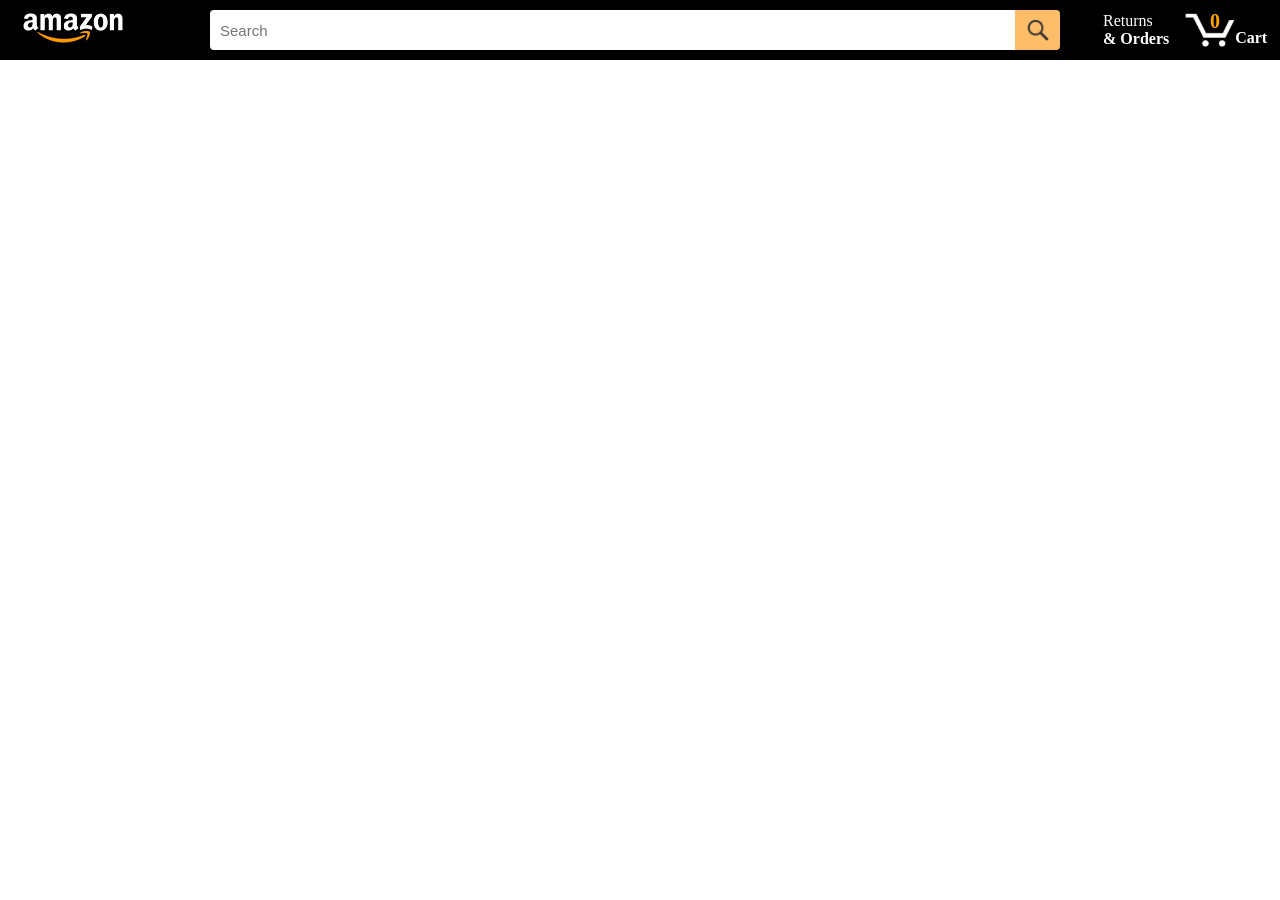
<file: index.html>
<!DOCTYPE html>
<html lang="en">
<head>
    <meta charset="UTF-8">
    <meta name="viewport" content="width=device-width, initial-scale=1.0">
    <title>Document</title>
    <link rel="stylesheet" href="css/header.css">
    <link rel="stylesheet" href="css/amazon.css">
</head>
<body>
    <div class="header">
        <div class="logo"> 
            <a href="index.html" class="logo-anchor">
                <img src="images/amazon-logo-white.png" alt="amazon logo">
                <img src="images/amazon-mobile-logo-white.png" alt="amazon mobile" class="amazon-mobile">
            </a>
        </div>
        <div class="search">
            <input type="text" placeholder="Search">
            <button>
                <img src="images/icons/search-icon.png" alt="">
            </button>
        </div>
            <div class="right-section" class="logo-anchor">
                <a href="orders.html" class="logo-anchor"> 
                    <span class="Returns">Returns
                    <span class="Orders">& Orders</span>
                    </span>
                </a>
                <a href="checkout.html" class="cart-anchor">
                    <img class="cart-logo" src="images/icons/cart-icon.png" alt="">
                    <div class="cart-num">0</div>
                    <div class="Cart"> Cart</div>
                </a>
                
            </div>
    </div>
    <div class="container">
        
    </div>
    <script type="module" src="script/amazon.js"></script>
</body>
</html>
</file>
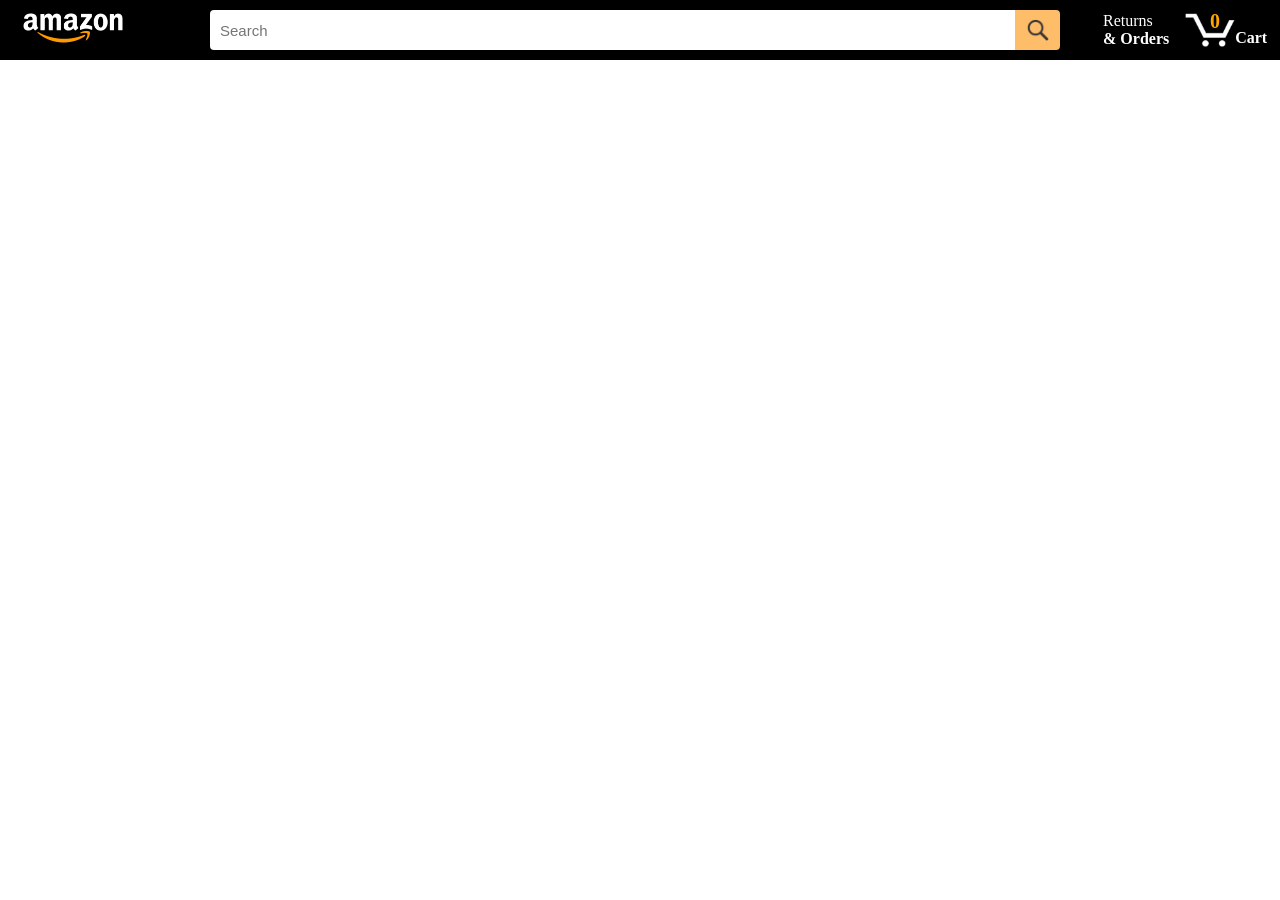
<file: amazon.html>
<!DOCTYPE html>
<html lang="en">
<head>
    <meta charset="UTF-8">
    <meta name="viewport" content="width=device-width, initial-scale=1.0">
    <title>Document</title>
    <link rel="stylesheet" href="css/header.css">
    <link rel="stylesheet" href="css/amazon.css">
</head>
<body>
    <div class="header">
        <div class="logo"> 
            <a href="amazon.html" class="logo-anchor">
                <img src="images/amazon-logo-white.png" alt="amazon logo">
                <img src="images/amazon-mobile-logo-white.png" alt="amazon mobile" class="amazon-mobile">
            </a>
        </div>
        <div class="search">
            <input type="text" placeholder="Search">
            <button>
                <img src="images/icons/search-icon.png" alt="">
            </button>
        </div>
            <div class="right-section" class="logo-anchor">
                <a href="orders.html" class="logo-anchor"> 
                    <span class="Returns">Returns
                    <span class="Orders">& Orders</span>
                    </span>
                </a>
                <a href="checkout.html" class="cart-anchor">
                    <img class="cart-logo" src="images/icons/cart-icon.png" alt="">
                    <div class="cart-num">0</div>
                    <div class="Cart"> Cart</div>
                </a>
                
            </div>
    </div>
    <div class="container">
        
    </div>
    <script type="module" src="script/amazon.js"></script>
</body>
</html>
</file>
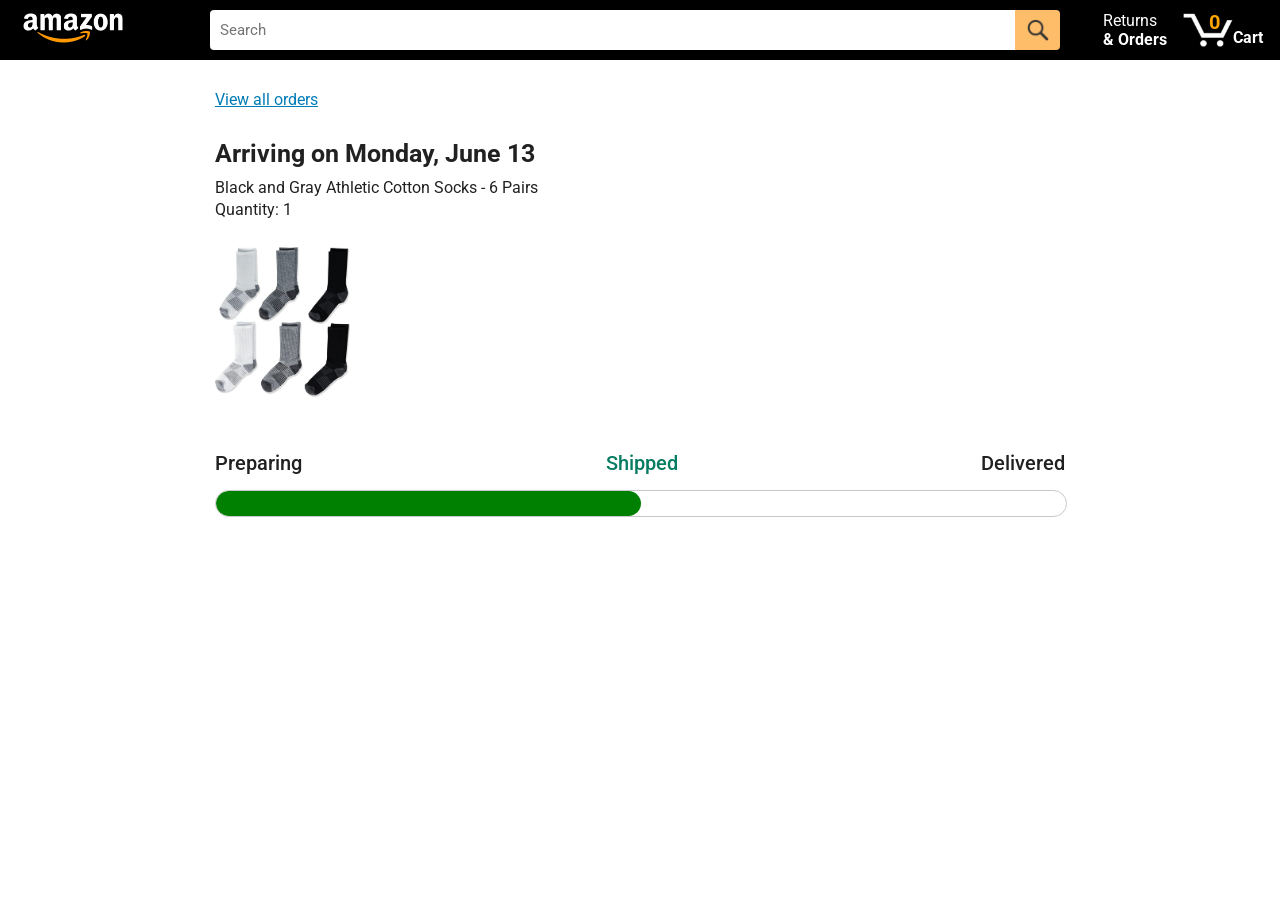
<file: tracking.html>
<!DOCTYPE html>
<html>
  <head>
    <title>Tracking</title>

    <!-- This code is needed for responsive design to work.
      (Responsive design = make the website look good on
      smaller screen sizes like a phone or a tablet). -->
    <meta name="viewport" content="width=device-width, initial-scale=1">

    <!-- Load a font called Roboto from Google Fonts. -->
    <link rel="preconnect" href="https://fonts.googleapis.com">
    <link rel="preconnect" href="https://fonts.gstatic.com" crossorigin>
    <link href="https://fonts.googleapis.com/css2?family=Roboto:wght@400;500;700&display=swap" rel="stylesheet">

    <!-- Here are the CSS files for this page. -->
    <link rel="stylesheet" href="css/general.css">
    <link rel="stylesheet" href="css/header.css">
    <link rel="stylesheet" href="css/tracking.css">
  </head>
  <body>
      <div class="header">
        <div class="logo"> 
            <a href="index.html" class="logo-anchor">
                <img src="images/amazon-logo-white.png" alt="amazon logo">
                <img src="images/amazon-mobile-logo-white.png" alt="amazon mobile" class="amazon-mobile">
            </a>
        </div>
        <div class="search">
            <input type="text" placeholder="Search">
            <button>
                <img src="images/icons/search-icon.png" alt="">
            </button>
        </div>
            <div class="right-section" class="logo-anchor">
                <a href="orders.html" class="logo-anchor"> 
                    <span class="Returns">Returns
                    <span class="Orders">& Orders</span>
                    </span>
                </a>
                <a href="checkout.html" class="cart-anchor">
                    <img class="cart-logo" src="images/icons/cart-icon.png" alt="">
                    <div class="cart-num">0</div>
                    <div class="Cart"> Cart</div>
                </a>
                
            </div>
    </div>

    <div class="main">
      <div class="order-tracking">
        <a class="back-to-orders-link link-primary" href="orders.html">
          View all orders
        </a>

        <div class="delivery-date">
          Arriving on Monday, June 13
        </div>

        <div class="product-info">
          Black and Gray Athletic Cotton Socks - 6 Pairs
        </div>

        <div class="product-info">
          Quantity: 1
        </div>

        <img class="product-image" src="images/products/athletic-cotton-socks-6-pairs.jpg">

        <div class="progress-labels-container">
          <div class="progress-label">
            Preparing
          </div>
          <div class="progress-label current-status">
            Shipped
          </div>
          <div class="progress-label">
            Delivered
          </div>
        </div>

        <div class="progress-bar-container">
          <div class="progress-bar"></div>
        </div>
      </div>
    </div>
  </body>
</html>
</file>
<file: css/header.css>
.header{
    background-color: black;
    color: white;
    width: 100%;
    height: 60px;
    position: fixed;
    top: 0;
    left: 0;
    right: 0;
    display: flex;
    justify-content: space-between;
    align-items: center;
    padding-left: 15px;
}
.logo{
    width: 180px;
}
.logo-anchor{
    display: inline-block;
    padding: 9px 7px;
    border: 1px solid transparent;
    text-decoration: none;
    color: white;
}
.logo-anchor:hover{
    border-color: white;
}
.logo img{
    width: 100px;
}
.logo .amazon-mobile{
    display: none;
}

.search{
    display: flex;
    max-width: 850px;
    flex: 1;

}
.search button{
  background-color: rgb(254, 189, 105);
  border: none;
  width: 45px;
  height: 40px;
  border-top-right-radius: 4px;
  border-bottom-right-radius: 4px;
    
}
.search button img{
    height: 22px;
    margin-top: 2px;
    cursor: pointer;
}
.search input[type="text"]{
    flex: 1;
    width: 0;
    height: 38px;
    padding-left: 10px;
    border-top-left-radius: 4px;
    border-bottom-left-radius: 4px;
    border: none;
    font-size: 15px;
}

.right-section{
    width: 200px;
    padding-left: 20px;
    display: flex;
    align-items: center;
}
.right-section .Returns{
    display: flex;
    flex-direction: column;
}
.right-section .Returns .Orders{
    font-weight: bold;
}
.cart-anchor{
    display: inline-block;
    padding: 9px 7px;
    border: 1px solid transparent;
    text-decoration: none;
    color: white;
    display: flex;
    align-items: end;
}
.cart-anchor:hover{
    border-color: white;
}

.cart-logo{
    width: 50px;
}
.cart-num{
    position: absolute;
    top: 10px;
    right: 75px;
    color: orange;
    font-weight: bold;
    font-size: 20px;
}
.Cart{
    font-weight: bold;
}



@media (max-width: 800px){
    .logo{
        width: unset;
        margin-right: 5px;
    }
}
@media  (max-width: 575px){
    .logo{
        width: unset;
    }
    .logo img{
        display:none;
    }
    .logo .amazon-mobile{
        display: block;
        color: white;
        width: 35px;
        margin-top: 5px;
        margin-right: 5px;
    }
    
}
</file>
<file: css/amazon.css>
.container{
    display: grid;
    grid-template-columns: repeat(8,1fr);
}
@media (max-width :1600px){
    .container{
        grid-template-columns: repeat(6,1fr);
    }
}
@media (max-width: 1300px) {
    .container{
        grid-template-columns: repeat(5,1fr);
    }  
}
@media (max-width :1000px){
    .container{
        grid-template-columns: repeat(4,1fr);
    }
}
@media (max-width: 800px) {
    .container{
        grid-template-columns: repeat(3,auto);
    }  
}
@media (max-width :575px){
    .container{
        grid-template-columns: repeat(2,1fr);
    }
}
@media (max-width: 450px) {
    .container{
        grid-template-columns: 1fr;
    }  
}

    
.border{
    padding-top: 70px;
    padding-bottom: 25px;
    padding-left: 25px;
    padding-right: 25px;

    border-right: 1px solid rgb(231, 231, 231);
    border-bottom: 1px solid rgb(231, 231, 231);

    display: flex;
    flex-direction: column;
}
.img-container{
    display: flex;
    justify-content: center;
    align-items: center;

    height: 180px;
    margin-bottom: 20px;
}
.Athelitic{
    max-width: 100%;
    max-height: 100%;
}
.product{
    margin-left: 10px;
    width: 90%;
    padding-bottom: 20px;
}
.product p {
    height: 60px;
    margin-bottom: 5px;
}
.product .rating img{
    width: 100px;
    margin-right: 7px;
}
.product .rating{
    display: flex;
    align-items: center;
    justify-content: start;
    margin-bottom: 7px;
} 
.product .rating span{
    color: rgb(1, 124, 182);
    cursor: pointer;
    font-size: 18px;
}
.product .rating span:hover{
    color: rgb(63, 19, 3);
}
.product-cost{
    font-weight: bold;
    font-size: 18px;
    margin-bottom: 7px;
}
.select-number select{
    background-color: rgb(240, 240, 240);
    padding: 5px 7px;
    border-radius: 8px;
    margin-bottom: 40px;
    box-shadow: 2px 2px 5px rgb(213, 217, 217);;
    border: 1px solid rgb(213, 217, 217);;
    cursor: pointer;
}
.product button{
    background-color: rgb(247, 202, 0);;
    width: 100%;
    padding: 8px;
    border-radius: 31px;
    border: none;
    cursor: pointer;
    box-shadow: 1px 1px 7px;
    margin-top: 10px;
}
.product button:hover{
    background-color: rgb(235, 212, 8);;
}
</file>
<file: css/general.css>
body {
  font-family: Roboto, Arial;
  color: rgb(33, 33, 33);
  /* The <body> element has a default margin of 8px
     on all sides. This removes the default margins. */
  margin: 0;
}

/* <p> elements have a default margin on the top
   and bottom. This removes the default margins. */
p {
  margin: 0;
}

button {
  cursor: pointer;
}

select {
  cursor: pointer;
}

input, select, button {
  font-family: Roboto, Arial;
}

.button-primary {
  color: rgb(33, 33, 33);
  background-color: rgb(255, 216, 20);
  border: 1px solid rgb(252, 210, 0);
  border-radius: 8px;
  cursor: pointer;
  box-shadow: 0 2px 5px rgba(213, 217, 217, 0.5);
}

.button-primary:hover {
  background-color: rgb(247, 202, 0);
  border: 1px solid rgb(242, 194, 0);
}

.button-primary:active {
  background: rgb(255, 216, 20);
  border-color: rgb(252, 210, 0);
  box-shadow: none;
}

.button-secondary {
  color: rgb(33, 33, 33);
  background: white;
  border: 1px solid rgb(213, 217, 217);
  border-radius: 8px;
  cursor: pointer;
  box-shadow: 0 2px 5px rgba(213, 217, 217, 0.5);
}

.button-secondary:hover {
  background-color: rgb(247, 250, 250);
}

.button-secondary:active {
  background-color: rgb(237, 253, 255);
  box-shadow: none;
}

/* These styles will limit text to 2 lines. Anything
   beyond 2 lines will be replaced with "..."
   You can find this code by using an A.I. tool or by
   searching in Google.
   https://css-tricks.com/almanac/properties/l/line-clamp/ */
.limit-text-to-2-lines {
  display: -webkit-box;
  -webkit-line-clamp: 2;
  -webkit-box-orient: vertical;
  overflow: hidden;
}

.link-primary {
  color: rgb(1, 124, 182);
  cursor: pointer;
}

.link-primary:hover {
  color: rgb(196, 80, 0);
}

/* Styles for dropdown selectors. */
select {
  color: rgb(33, 33, 33);
  background-color: rgb(240, 240, 240);
  border: 1px solid rgb(213, 217, 217);
  border-radius: 8px;
  padding: 3px 5px;
  font-size: 15px;
  cursor: pointer;
  box-shadow: 0 2px 5px rgba(213, 217, 217, 0.5);
}

select:focus,
input:focus {
  outline: 2px solid rgb(255, 153, 0);
}
</file>
<file: css/tracking.css>
.main {
  max-width: 850px;
  margin-top: 90px;
  margin-bottom: 100px;
  padding-left: 30px;
  padding-right: 30px;

  /* margin-left: auto;
     margin-right auto;
     Is a trick for centering an element horizontally
     without needing a container. */
  margin-left: auto;
  margin-right: auto;
}

.back-to-orders-link {
  display: inline-block;
  margin-bottom: 30px;
}

.delivery-date {
  font-size: 25px;
  font-weight: 700;
  margin-bottom: 10px;
}

.product-info {
  margin-bottom: 3px;
}

.product-image {
  max-width: 150px;
  max-height: 150px;
  margin-top: 25px;
  margin-bottom: 50px;
}

.progress-labels-container {
  display: flex;
  justify-content: space-between;
  font-size: 20px;
  font-weight: 500;
  margin-bottom: 15px;
}

.current-status {
  color: rgb(6, 125, 98);
}

@media (max-width: 575px) {
  .progress-labels-container {
    font-size: 16px;
  }
}

@media (max-width: 450px) {
  .progress-labels-container {
    flex-direction: column;
    margin-bottom: 5px;
  }

  .progress-label {
    margin-bottom: 3px;
  }
}

.progress-bar-container {
  height: 25px;
  width: 100%;

  border: 1px solid rgb(200, 200, 200);
  border-radius: 50px;
  overflow: hidden;
}

.progress-bar {
  height: 100%;
  background-color: green;
  border-radius: 50px;
  width: 50%;
}
</file>
